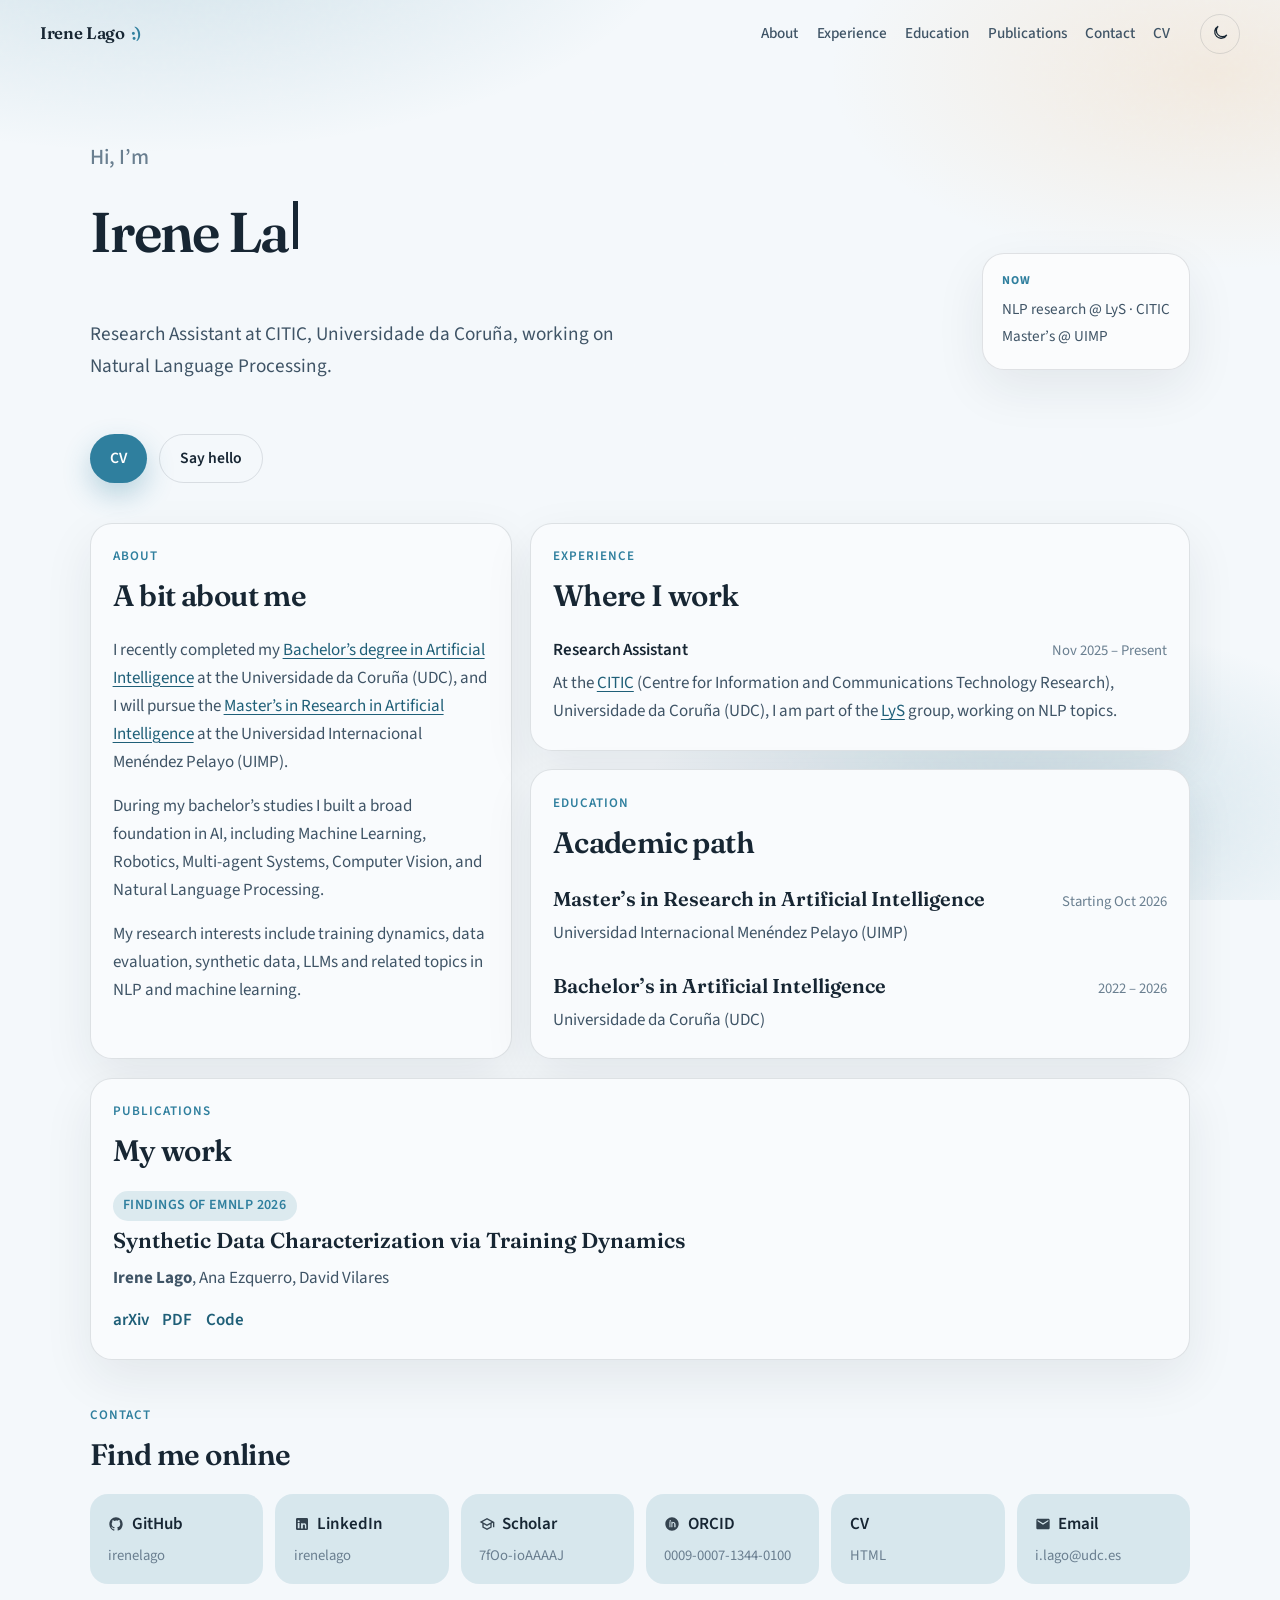
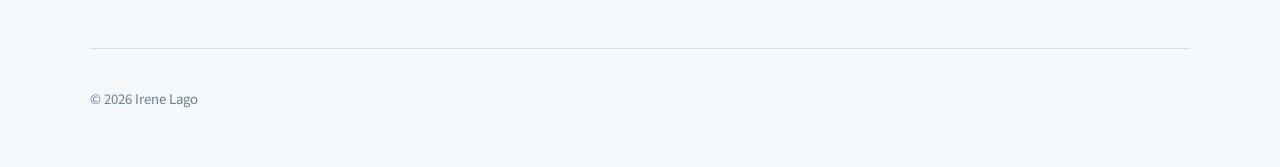
<file: index.html>
<!DOCTYPE html>
<html lang="en" data-style="bright">
<head>
  <meta charset="UTF-8" />
  <meta name="viewport" content="width=device-width, initial-scale=1" />
  <meta name="description" content="Irene Lago — Research Assistant in NLP at CITIC / LyS Group, Universidade da Coruña." />
  <meta name="author" content="Irene Lago" />
  <title>Irene Lago</title>
  <link rel="preconnect" href="https://fonts.googleapis.com" />
  <link rel="preconnect" href="https://fonts.gstatic.com" crossorigin />
  <link href="https://fonts.googleapis.com/css2?family=Fraunces:opsz,wght@9..144,500;9..144,600;9..144,700&family=Source+Sans+3:ital,wght@0,400;0,500;0,600;1,400&display=swap" rel="stylesheet" />
  <link rel="stylesheet" href="styles.css?v=6" />
</head>
<body>
  <div class="bg-atmosphere" aria-hidden="true"></div>

  <header class="site-header">
    <a class="brand-mark" href="#top">Irene Lago <span class="brand-smile" aria-hidden="true">:)</span></a>
    <nav class="nav" aria-label="Primary">
      <a href="#about">About</a>
      <a href="#experience">Experience</a>
      <a href="#education">Education</a>
      <a href="#publications">Publications</a>
      <a href="#contact">Contact</a>
      <a href="cv.html">CV</a>
    </nav>
    <div class="header-controls">
      <button type="button" class="theme-toggle" id="theme-toggle" aria-label="Switch to dark theme">
        <span class="theme-toggle__icon theme-toggle__icon--moon" aria-hidden="true">
          <svg width="18" height="18" viewBox="0 0 24 24" fill="none" stroke="currentColor" stroke-width="1.75">
            <path d="M21 14.5A8.5 8.5 0 1 1 9.5 3a7 7 0 0 0 11.5 11.5z"/>
          </svg>
        </span>
        <span class="theme-toggle__icon theme-toggle__icon--sun" aria-hidden="true">
          <svg width="18" height="18" viewBox="0 0 24 24" fill="none" stroke="currentColor" stroke-width="1.75">
            <circle cx="12" cy="12" r="4"/>
            <path d="M12 2v2M12 20v2M4.93 4.93l1.41 1.41M17.66 17.66l1.41 1.41M2 12h2M20 12h2M4.93 19.07l1.41-1.41M17.66 6.34l1.41-1.41"/>
          </svg>
        </span>
      </button>
    </div>
  </header>

  <main id="top">
    <section class="hero">
      <p class="hero__hi" aria-label="Hi, I’m">
        <span id="hero-hi-text"></span><span class="hero__cursor" aria-hidden="true"></span>
      </p>
      <h1 class="hero__name" aria-label="Irene Lago">
        <span id="hero-name-text"></span><span class="hero__face" aria-hidden="true">:)</span>
      </h1>
      <p class="hero__lead reveal">
        Research Assistant at CITIC, Universidade da Coruña, working on Natural Language Processing.
      </p>
      <div class="hero__actions reveal">
        <a class="btn btn--primary" href="cv.html">CV</a>
        <a class="btn btn--ghost" href="mailto:i.lago@udc.es">Say hello</a>
      </div>
      <aside class="hero__aside reveal" aria-hidden="false">
        <p class="hero__aside-label">Now</p>
        <p class="hero__aside-text">NLP research @ LyS · CITIC</p>
        <p class="hero__aside-text">Master’s @ UIMP</p>
      </aside>
    </section>

    <div class="content-grid">
    <section id="about" class="section">
      <div class="section__label reveal">About</div>
      <h2 class="section__title reveal">A bit about me</h2>
      <div class="prose reveal">
        <p>
          I recently completed my
          <a href="https://estudos.udc.es/es/study/detail/614g03v01" target="_blank" rel="noopener noreferrer">Bachelor’s degree in Artificial Intelligence</a>
          at the Universidade da Coruña (UDC),
          and I will pursue the
          <a href="https://www.uimp.es/postgrado/estudios/fichaestudio.php?any=2026-27&amp;lan=es&amp;plan=P04C" target="_blank" rel="noopener noreferrer">Master’s in Research in Artificial Intelligence</a>
          at the Universidad Internacional Menéndez Pelayo (UIMP).
        </p>
        <p>
          During my bachelor’s studies I built a broad foundation in AI, including
          Machine Learning, Robotics, Multi-agent Systems, Computer Vision, and Natural Language Processing.
        </p>
        <p>
          My research interests include training dynamics, data evaluation, synthetic data, LLMs and related topics in NLP and machine learning.
        </p>
      </div>
    </section>

    <section id="experience" class="section">
      <div class="section__label reveal">Experience</div>
      <h2 class="section__title reveal">Where I work</h2>
      <article class="timeline-item reveal">
        <div class="timeline-item__meta">
          <span class="timeline-item__role">Research Assistant</span>
          <span class="timeline-item__when">Nov 2025 – Present</span>
        </div>
        <p class="timeline-item__desc">
          At the <a href="https://citic.udc.es/" target="_blank" rel="noopener noreferrer">CITIC</a> (Centre for Information and Communications Technology Research),
          Universidade da Coruña (UDC), I am part of the <a href="https://www.grupolys.org/" target="_blank" rel="noopener noreferrer">LyS</a> group,
          working on NLP topics.
        </p>
      </article>
    </section>

    <section id="education" class="section">
      <div class="section__label reveal">Education</div>
      <h2 class="section__title reveal">Academic path</h2>
      <ul class="edu-list">
        <li class="edu-item reveal">
          <div class="edu-item__meta">
            <h3 class="edu-item__degree">
              <a href="https://www.uimp.es/postgrado/estudios/fichaestudio.php?any=2026-27&amp;lan=es&amp;plan=P04C" target="_blank" rel="noopener noreferrer">Master’s in Research in Artificial Intelligence</a>
            </h3>
            <span class="edu-item__when">Starting Oct 2026</span>
          </div>
          <p class="edu-item__school">Universidad Internacional Menéndez Pelayo (UIMP)</p>
        </li>
        <li class="edu-item reveal">
          <div class="edu-item__meta">
            <h3 class="edu-item__degree">
              <a href="https://estudos.udc.es/es/study/detail/614g03v01" target="_blank" rel="noopener noreferrer">Bachelor’s in Artificial Intelligence</a>
            </h3>
            <span class="edu-item__when">2022 – 2026</span>
          </div>
          <p class="edu-item__school">Universidade da Coruña (UDC)</p>
        </li>
      </ul>
    </section>

    <section id="publications" class="section">
      <div class="section__label reveal">Publications</div>
      <h2 class="section__title reveal">My work</h2>
      <article class="pub reveal">
        <p class="pub__venue">Findings of EMNLP 2026</p>
        <h3 class="pub__title">
          <a href="https://arxiv.org/abs/2609.39447" target="_blank" rel="noopener noreferrer">
            Synthetic Data Characterization via Training Dynamics
          </a>
        </h3>
        <p class="pub__authors">
          <strong>Irene Lago</strong>, Ana Ezquerro, David Vilares
        </p>
        <div class="pub__links">
          <a href="https://arxiv.org/abs/2609.39447" target="_blank" rel="noopener noreferrer">arXiv</a>
          <a href="https://arxiv.org/pdf/2609.39447" target="_blank" rel="noopener noreferrer">PDF</a>
          <a href="https://github.com/irenelago/SynthTD/" target="_blank" rel="noopener noreferrer">Code</a>
        </div>
      </article>
    </section>
    </div>

    <section id="contact" class="section section--contact">
      <div class="section__label reveal">Contact</div>
      <h2 class="section__title reveal">Find me online</h2>
      <ul class="link-row reveal">
        <li>
          <a class="link-chip" href="https://github.com/irenelago" target="_blank" rel="noopener noreferrer">
            <span class="link-chip__label">
              <svg class="icon" viewBox="0 0 24 24" aria-hidden="true"><path fill="currentColor" d="M12 2C6.48 2 2 6.58 2 12.26c0 4.52 2.87 8.35 6.84 9.71.5.1.68-.22.68-.48 0-.24-.01-.87-.01-1.71-2.78.62-3.37-1.37-3.37-1.37-.45-1.18-1.11-1.5-1.11-1.5-.91-.64.07-.63.07-.63 1 .07 1.53 1.06 1.53 1.06.89 1.56 2.34 1.11 2.91.85.09-.66.35-1.11.63-1.37-2.22-.26-4.56-1.14-4.56-5.07 0-1.12.39-2.03 1.03-2.75-.1-.26-.45-1.3.1-2.71 0 0 .84-.27 2.75 1.05A9.3 9.3 0 0 1 12 6.84c.85.004 1.71.12 2.51.35 1.9-1.32 2.74-1.05 2.74-1.05.55 1.41.2 2.45.1 2.71.64.72 1.03 1.63 1.03 2.75 0 3.94-2.34 4.8-4.57 5.06.36.32.68.94.68 1.9 0 1.37-.01 2.47-.01 2.81 0 .27.18.59.69.48A10.27 10.27 0 0 0 22 12.26C22 6.58 17.52 2 12 2z"/></svg>
              GitHub
            </span>
            <span class="link-chip__hint">irenelago</span>
          </a>
        </li>
        <li>
          <a class="link-chip" href="https://www.linkedin.com/in/irenelago/" target="_blank" rel="noopener noreferrer">
            <span class="link-chip__label">
              <svg class="icon" viewBox="0 0 24 24" aria-hidden="true"><path fill="currentColor" d="M19 3a2 2 0 0 1 2 2v14a2 2 0 0 1-2 2H5a2 2 0 0 1-2-2V5a2 2 0 0 1 2-2h14zM8.34 18.34V10.5H5.67v7.84h2.67zM7 9.3a1.55 1.55 0 1 0 0-3.1 1.55 1.55 0 0 0 0 3.1zM18.34 18.34v-4.27c0-2.29-1.22-3.35-2.85-3.35-1.31 0-1.9.72-2.23 1.23v-1.05h-2.67c.04.74 0 7.84 0 7.84h2.67v-4.38c0-.23.02-.47.08-.63.19-.47.62-1 1.35-1 0 0 .95-.06 1.48.95.3.56.27 1.36.27 2.14v2.92h2.9z"/></svg>
              LinkedIn
            </span>
            <span class="link-chip__hint">irenelago</span>
          </a>
        </li>
        <li>
          <a class="link-chip" href="https://scholar.google.es/citations?user=7fOo-ioAAAAJ&hl=es&oi=ao" target="_blank" rel="noopener noreferrer">
            <span class="link-chip__label">
              <svg class="icon" viewBox="0 0 24 24" aria-hidden="true"><path fill="currentColor" d="M12 3 1 9l4 2.18v6L12 21l7-3.82v-6l2-1.09V17h2V9L12 3zm6.82 6L12 12.72 5.18 9 12 5.28 18.82 9zM17 15.99l-5 2.73-5-2.73v-3.72L12 15l5-2.73v3.72z"/></svg>
              Scholar
            </span>
            <span class="link-chip__hint">7fOo-ioAAAAJ</span>
          </a>
        </li>
        <li>
          <a class="link-chip" href="https://orcid.org/0009-0007-1344-0100" target="_blank" rel="noopener noreferrer">
            <span class="link-chip__label">
              <svg class="icon" viewBox="0 0 24 24" aria-hidden="true"><path fill="currentColor" d="M12 2C6.48 2 2 6.48 2 12s4.48 10 10 10 10-4.48 10-10S17.52 2 12 2zM9.62 16.85H8.16V8.36h1.46v8.49zm.73-9.72a.95.95 0 1 1-1.9 0 .95.95 0 0 1 1.9 0zm6.5 9.72h-1.45v-4.37c0-1.08-.39-1.82-1.36-1.82-.74 0-1.18.5-1.37.98-.07.17-.09.41-.09.65v4.56h-1.45s.02-7.38 0-8.15h1.45v1.16c.19-.3.54-.72 1.32-.72 1.97 0 3.45 1.29 3.45 4.05v3.66z"/></svg>
              ORCID
            </span>
            <span class="link-chip__hint">0009-0007-1344-0100</span>
          </a>
        </li>
        <li>
          <a class="link-chip" href="cv.html">
            <span class="link-chip__label">CV</span>
            <span class="link-chip__hint">HTML</span>
          </a>
        </li>
        <li>
          <a class="link-chip" href="mailto:i.lago@udc.es">
            <span class="link-chip__label">
              <svg class="icon" viewBox="0 0 24 24" aria-hidden="true"><path fill="currentColor" d="M20 4H4c-1.1 0-2 .9-2 2v12c0 1.1.9 2 2 2h16c1.1 0 2-.9 2-2V6c0-1.1-.9-2-2-2zm0 4-8 5-8-5V6l8 5 8-5v2z"/></svg>
              Email
            </span>
            <span class="link-chip__hint">i.lago@udc.es</span>
          </a>
        </li>
      </ul>
    </section>
  </main>

  <footer class="site-footer">
    <p>© <span id="year"></span> Irene Lago</p>
  </footer>

  <script src="script.js?v=6"></script>
</body>
</html>
</file>
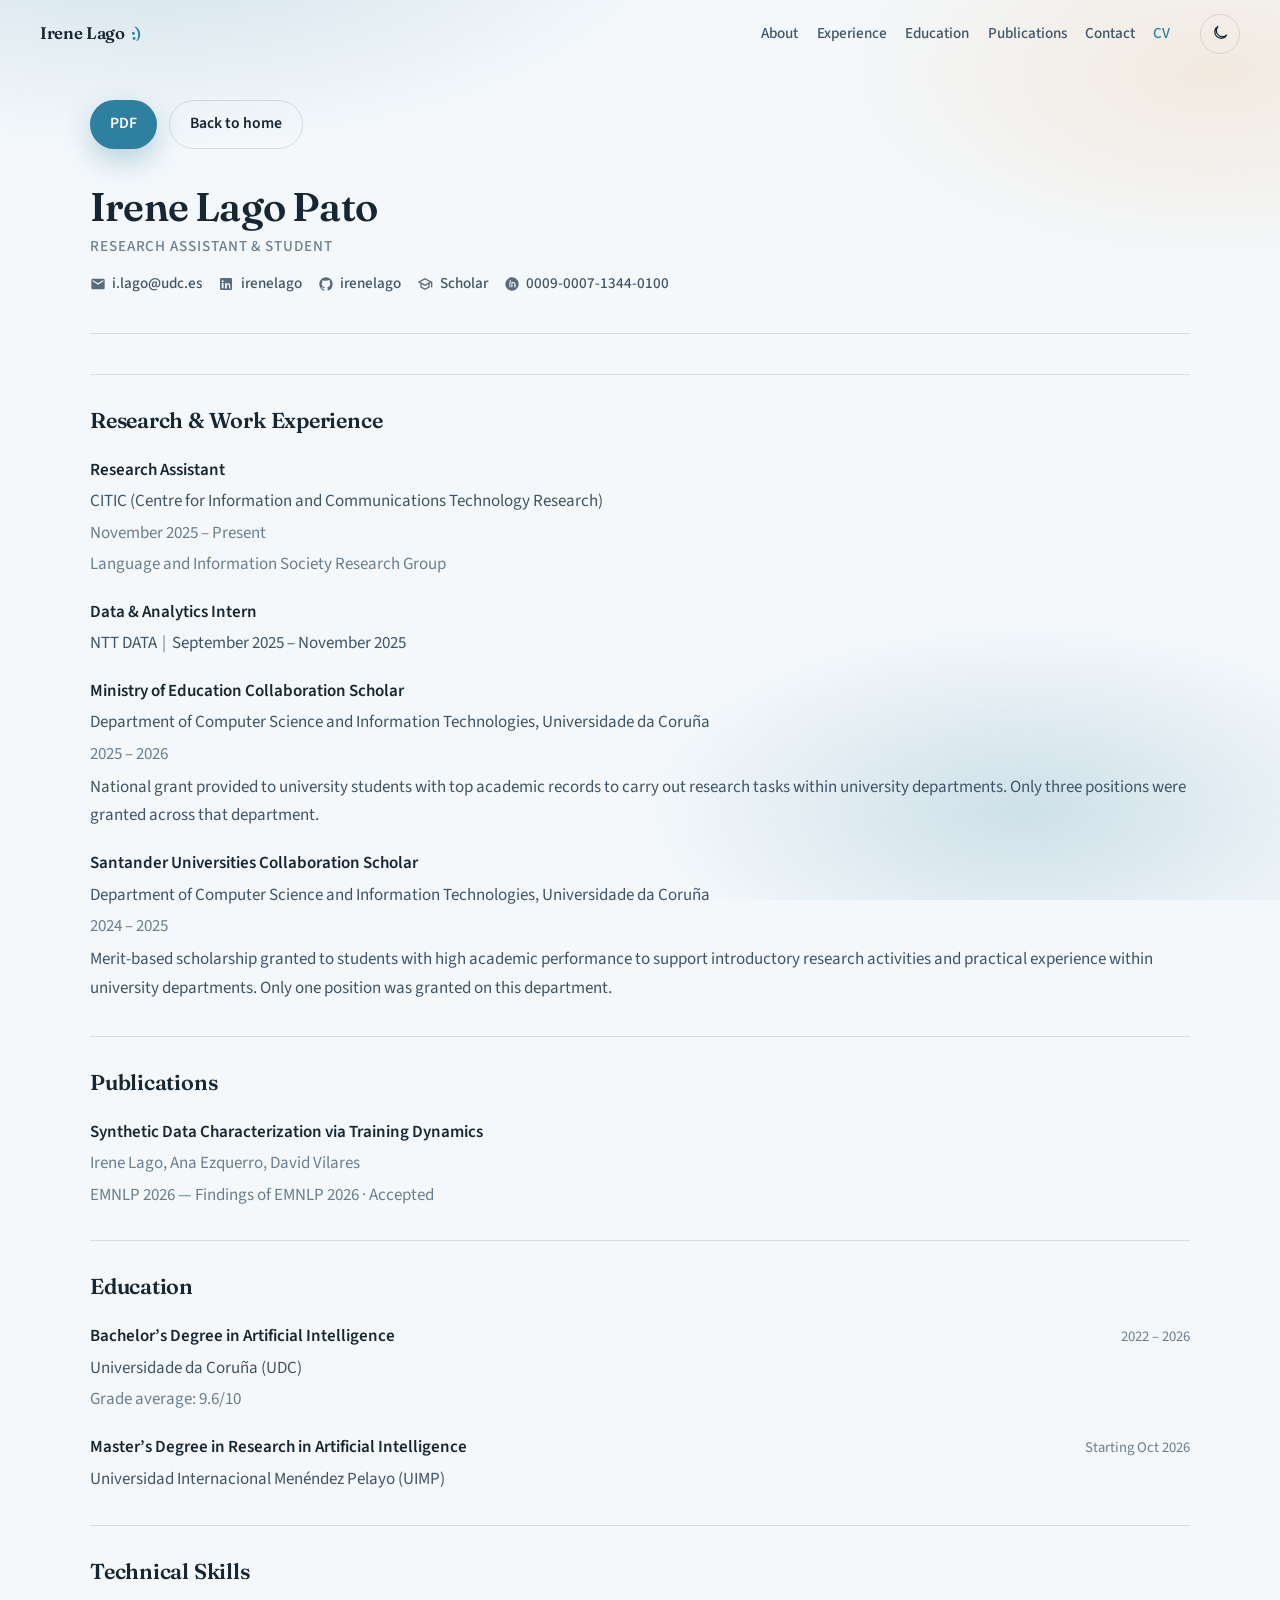
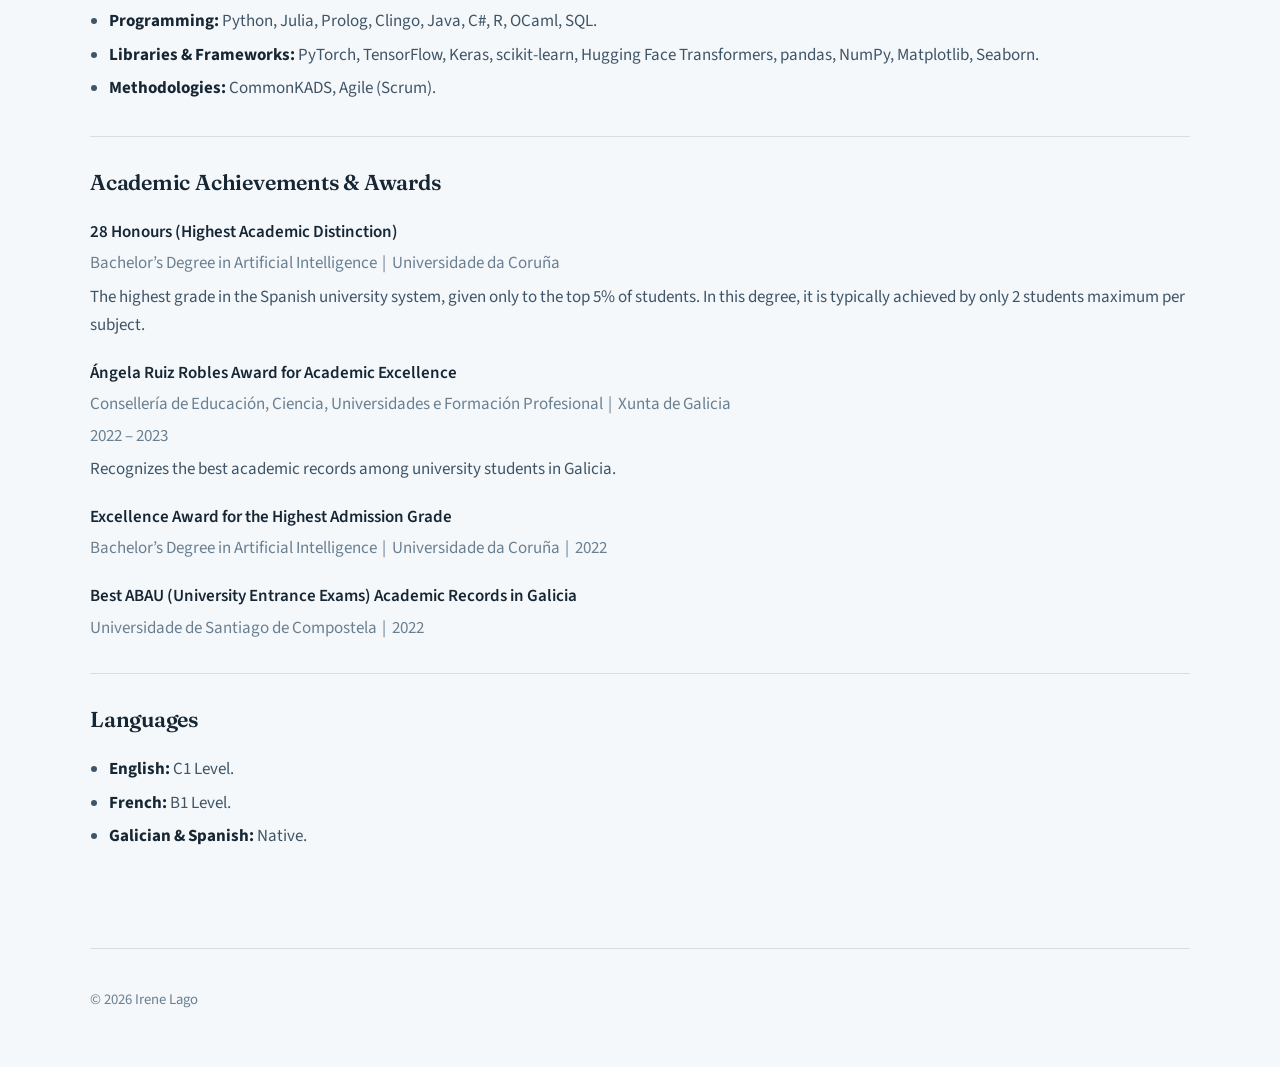
<file: cv.html>
<!DOCTYPE html>
<html lang="en" data-style="bright">
<head>
  <meta charset="UTF-8" />
  <meta name="viewport" content="width=device-width, initial-scale=1" />
  <meta name="description" content="Curriculum Vitae — Irene Lago Pato" />
  <meta name="author" content="Irene Lago" />
  <title>CV — Irene Lago</title>
  <link rel="preconnect" href="https://fonts.googleapis.com" />
  <link rel="preconnect" href="https://fonts.gstatic.com" crossorigin />
  <link href="https://fonts.googleapis.com/css2?family=Fraunces:opsz,wght@9..144,500;9..144,600;9..144,700&family=Source+Sans+3:ital,wght@0,400;0,500;0,600;1,400&display=swap" rel="stylesheet" />
  <link rel="stylesheet" href="styles.css?v=6" />
</head>
<body>
  <div class="bg-atmosphere" aria-hidden="true"></div>

  <header class="site-header">
    <a class="brand-mark" href="index.html">Irene Lago <span class="brand-smile" aria-hidden="true">:)</span></a>
    <nav class="nav" aria-label="Primary">
      <a href="index.html#about">About</a>
      <a href="index.html#experience">Experience</a>
      <a href="index.html#education">Education</a>
      <a href="index.html#publications">Publications</a>
      <a href="index.html#contact">Contact</a>
      <a href="cv.html" aria-current="page">CV</a>
    </nav>
    <div class="header-controls">
      <button type="button" class="theme-toggle" id="theme-toggle" aria-label="Switch to dark theme">
        <span class="theme-toggle__icon theme-toggle__icon--moon" aria-hidden="true">
          <svg width="18" height="18" viewBox="0 0 24 24" fill="none" stroke="currentColor" stroke-width="1.75">
            <path d="M21 14.5A8.5 8.5 0 1 1 9.5 3a7 7 0 0 0 11.5 11.5z"/>
          </svg>
        </span>
        <span class="theme-toggle__icon theme-toggle__icon--sun" aria-hidden="true">
          <svg width="18" height="18" viewBox="0 0 24 24" fill="none" stroke="currentColor" stroke-width="1.75">
            <circle cx="12" cy="12" r="4"/>
            <path d="M12 2v2M12 20v2M4.93 4.93l1.41 1.41M17.66 17.66l1.41 1.41M2 12h2M20 12h2M4.93 19.07l1.41-1.41M17.66 6.34l1.41-1.41"/>
          </svg>
        </span>
      </button>
    </div>
  </header>

  <main class="cv-page" id="top">
    <div class="cv-page__actions reveal">
      <a class="btn btn--primary" href="cv.pdf" target="_blank" rel="noopener noreferrer">PDF</a>
      <a class="btn btn--ghost" href="index.html">Back to home</a>
    </div>

    <header class="cv-intro reveal">
      <div class="cv-intro__text">
        <h1 class="cv-intro__name">Irene Lago Pato</h1>
        <p class="cv-intro__role">Research Assistant &amp; Student</p>
        <ul class="icon-links">
          <li>
            <a href="mailto:i.lago@udc.es" title="Email">
              <svg class="icon" viewBox="0 0 24 24" aria-hidden="true"><path fill="currentColor" d="M20 4H4c-1.1 0-2 .9-2 2v12c0 1.1.9 2 2 2h16c1.1 0 2-.9 2-2V6c0-1.1-.9-2-2-2zm0 4-8 5-8-5V6l8 5 8-5v2z"/></svg>
              <span>i.lago@udc.es</span>
            </a>
          </li>
          <li>
            <a href="https://www.linkedin.com/in/irenelago/" target="_blank" rel="noopener noreferrer" title="LinkedIn">
              <svg class="icon" viewBox="0 0 24 24" aria-hidden="true"><path fill="currentColor" d="M19 3a2 2 0 0 1 2 2v14a2 2 0 0 1-2 2H5a2 2 0 0 1-2-2V5a2 2 0 0 1 2-2h14zM8.34 18.34V10.5H5.67v7.84h2.67zM7 9.3a1.55 1.55 0 1 0 0-3.1 1.55 1.55 0 0 0 0 3.1zM18.34 18.34v-4.27c0-2.29-1.22-3.35-2.85-3.35-1.31 0-1.9.72-2.23 1.23v-1.05h-2.67c.04.74 0 7.84 0 7.84h2.67v-4.38c0-.23.02-.47.08-.63.19-.47.62-1 1.35-1 0 0 .95-.06 1.48.95.3.56.27 1.36.27 2.14v2.92h2.9z"/></svg>
              <span>irenelago</span>
            </a>
          </li>
          <li>
            <a href="https://github.com/irenelago" target="_blank" rel="noopener noreferrer" title="GitHub">
              <svg class="icon" viewBox="0 0 24 24" aria-hidden="true"><path fill="currentColor" d="M12 2C6.48 2 2 6.58 2 12.26c0 4.52 2.87 8.35 6.84 9.71.5.1.68-.22.68-.48 0-.24-.01-.87-.01-1.71-2.78.62-3.37-1.37-3.37-1.37-.45-1.18-1.11-1.5-1.11-1.5-.91-.64.07-.63.07-.63 1 .07 1.53 1.06 1.53 1.06.89 1.56 2.34 1.11 2.91.85.09-.66.35-1.11.63-1.37-2.22-.26-4.56-1.14-4.56-5.07 0-1.12.39-2.03 1.03-2.75-.1-.26-.45-1.3.1-2.71 0 0 .84-.27 2.75 1.05A9.3 9.3 0 0 1 12 6.84c.85.004 1.71.12 2.51.35 1.9-1.32 2.74-1.05 2.74-1.05.55 1.41.2 2.45.1 2.71.64.72 1.03 1.63 1.03 2.75 0 3.94-2.34 4.8-4.57 5.06.36.32.68.94.68 1.9 0 1.37-.01 2.47-.01 2.81 0 .27.18.59.69.48A10.27 10.27 0 0 0 22 12.26C22 6.58 17.52 2 12 2z"/></svg>
              <span>irenelago</span>
            </a>
          </li>
          <li>
            <a href="https://scholar.google.com/scholar?q=%22Irene+Lago%22+%22Synthetic+Data+Characterization%22" target="_blank" rel="noopener noreferrer" title="Google Scholar">
              <svg class="icon" viewBox="0 0 24 24" aria-hidden="true"><path fill="currentColor" d="M12 3 1 9l4 2.18v6L12 21l7-3.82v-6l2-1.09V17h2V9L12 3zm6.82 6L12 12.72 5.18 9 12 5.28 18.82 9zM17 15.99l-5 2.73-5-2.73v-3.72L12 15l5-2.73v3.72z"/></svg>
              <span>Scholar</span>
            </a>
          </li>
          <li>
            <a href="https://orcid.org/0009-0007-1344-0100" target="_blank" rel="noopener noreferrer" title="ORCID">
              <svg class="icon" viewBox="0 0 24 24" aria-hidden="true"><path fill="currentColor" d="M12 2C6.48 2 2 6.48 2 12s4.48 10 10 10 10-4.48 10-10S17.52 2 12 2zM9.62 16.85H8.16V8.36h1.46v8.49zm.73-9.72a.95.95 0 1 1-1.9 0 .95.95 0 0 1 1.9 0zm6.5 9.72h-1.45v-4.37c0-1.08-.39-1.82-1.36-1.82-.74 0-1.18.5-1.37.98-.07.17-.09.41-.09.65v4.56h-1.45s.02-7.38 0-8.15h1.45v1.16c.19-.3.54-.72 1.32-.72 1.97 0 3.45 1.29 3.45 4.05v3.66z"/></svg>
              <span>0009-0007-1344-0100</span>
            </a>
          </li>
        </ul>
      </div>
    </header>

    <section class="cv-section reveal">
      <h2 class="cv-section__title">Research &amp; Work Experience</h2>

      <article class="cv-entry">
        <p class="cv-entry__role">Research Assistant</p>
        <p class="cv-entry__org">CITIC (Centre for Information and Communications Technology Research)</p>
        <p class="cv-entry__line">November 2025 – Present</p>
        <p class="cv-entry__line">Language and Information Society Research Group</p>
      </article>

      <article class="cv-entry">
        <p class="cv-entry__role">Data &amp; Analytics Intern</p>
        <p class="cv-entry__org">NTT DATA <span class="cv-entry__sep">|</span> September 2025 – November 2025</p>
      </article>

      <article class="cv-entry">
        <p class="cv-entry__role">Ministry of Education Collaboration Scholar</p>
        <p class="cv-entry__org">Department of Computer Science and Information Technologies, Universidade da Coruña</p>
        <p class="cv-entry__line">2025 – 2026</p>
        <p class="cv-entry__desc">
          National grant provided to university students with top academic records to carry out research tasks
          within university departments. Only three positions were granted across that department.
        </p>
      </article>

      <article class="cv-entry">
        <p class="cv-entry__role">Santander Universities Collaboration Scholar</p>
        <p class="cv-entry__org">Department of Computer Science and Information Technologies, Universidade da Coruña</p>
        <p class="cv-entry__line">2024 – 2025</p>
        <p class="cv-entry__desc">
          Merit-based scholarship granted to students with high academic performance to support introductory
          research activities and practical experience within university departments. Only one position was
          granted on this department.
        </p>
      </article>
    </section>

    <section class="cv-section reveal">
      <h2 class="cv-section__title">Publications</h2>
      <article class="cv-entry">
        <p class="cv-entry__role">Synthetic Data Characterization via Training Dynamics</p>
        <p class="cv-entry__line">Irene Lago, Ana Ezquerro, David Vilares</p>
        <p class="cv-entry__line">EMNLP 2026 — Findings of EMNLP 2026 · Accepted</p>
      </article>
    </section>

    <section class="cv-section reveal">
      <h2 class="cv-section__title">Education</h2>
      <article class="cv-entry">
        <div class="edu-item__meta">
          <p class="cv-entry__role">Bachelor’s Degree in Artificial Intelligence</p>
          <span class="edu-item__when">2022 – 2026</span>
        </div>
        <p class="cv-entry__org">Universidade da Coruña (UDC)</p>
        <p class="cv-entry__line">Grade average: 9.6/10</p>
      </article>
      <article class="cv-entry">
        <div class="edu-item__meta">
          <p class="cv-entry__role">Master’s Degree in Research in Artificial Intelligence</p>
          <span class="edu-item__when">Starting Oct 2026</span>
        </div>
        <p class="cv-entry__org">Universidad Internacional Menéndez Pelayo (UIMP)</p>
      </article>
    </section>

    <section class="cv-section reveal">
      <h2 class="cv-section__title">Technical Skills</h2>
      <ul class="cv-list">
        <li><strong>Programming:</strong> Python, Julia, Prolog, Clingo, Java, C#, R, OCaml, SQL.</li>
        <li><strong>Libraries &amp; Frameworks:</strong> PyTorch, TensorFlow, Keras, scikit-learn, Hugging Face Transformers, pandas, NumPy, Matplotlib, Seaborn.</li>
        <li><strong>Methodologies:</strong> CommonKADS, Agile (Scrum).</li>
      </ul>
    </section>

    <section class="cv-section reveal">
      <h2 class="cv-section__title">Academic Achievements &amp; Awards</h2>

      <article class="cv-entry">
        <p class="cv-entry__role">28 Honours (Highest Academic Distinction)</p>
        <p class="cv-entry__line">Bachelor’s Degree in Artificial Intelligence <span class="cv-entry__sep">|</span> Universidade da Coruña</p>
        <p class="cv-entry__desc">
          The highest grade in the Spanish university system, given only to the top 5% of students. In this degree,
          it is typically achieved by only 2 students maximum per subject.
        </p>
      </article>

      <article class="cv-entry">
        <p class="cv-entry__role">Ángela Ruiz Robles Award for Academic Excellence</p>
        <p class="cv-entry__line">Consellería de Educación, Ciencia, Universidades e Formación Profesional <span class="cv-entry__sep">|</span> Xunta de Galicia</p>
        <p class="cv-entry__line">2022 – 2023</p>
        <p class="cv-entry__desc">Recognizes the best academic records among university students in Galicia.</p>
      </article>

      <article class="cv-entry">
        <p class="cv-entry__role">Excellence Award for the Highest Admission Grade</p>
        <p class="cv-entry__line">Bachelor’s Degree in Artificial Intelligence <span class="cv-entry__sep">|</span> Universidade da Coruña <span class="cv-entry__sep">|</span> 2022</p>
      </article>

      <article class="cv-entry">
        <p class="cv-entry__role">Best ABAU (University Entrance Exams) Academic Records in Galicia</p>
        <p class="cv-entry__line">Universidade de Santiago de Compostela <span class="cv-entry__sep">|</span> 2022</p>
      </article>
    </section>

    <section class="cv-section reveal">
      <h2 class="cv-section__title">Languages</h2>
      <ul class="cv-list">
        <li><strong>English:</strong> C1 Level.</li>
        <li><strong>French:</strong> B1 Level.</li>
        <li><strong>Galician &amp; Spanish:</strong> Native.</li>
      </ul>
    </section>
  </main>

  <footer class="site-footer">
    <p>© <span id="year"></span> Irene Lago</p>
  </footer>

  <script src="script.js?v=6"></script>
</body>
</html>
</file>
<file: styles.css>
:root {
  --bg: #f4f8fb;
  --bg-elevated: rgba(255, 255, 255, 0.72);
  --ink: #172633;
  --ink-soft: #3f5466;
  --muted: #6a7f90;
  --line: rgba(23, 38, 51, 0.12);
  --accent: #3a7ca5;
  --accent-soft: rgba(58, 124, 165, 0.12);
  --accent-strong: #2a5f80;
  --glow-a: rgba(58, 124, 165, 0.18);
  --glow-b: rgba(150, 175, 190, 0.16);
  --shadow: 0 18px 50px rgba(23, 38, 51, 0.08);
  --radius: 14px;
  --font-display: "Fraunces", Georgia, serif;
  --font-body: "Source Sans 3", system-ui, sans-serif;
  --max: 960px;
  --header-h: 4.25rem;
  color-scheme: light;
}

[data-theme="dark"] {
  --bg: #1a222a;
  --bg-elevated: rgba(34, 44, 54, 0.88);
  --ink: #e8eef2;
  --ink-soft: #b4c2ce;
  --muted: #8a9aab;
  --line: rgba(232, 238, 242, 0.12);
  --accent: #7eb6d6;
  --accent-soft: rgba(126, 182, 214, 0.16);
  --accent-strong: #a6d0e6;
  --glow-a: rgba(126, 182, 214, 0.12);
  --glow-b: rgba(100, 130, 160, 0.08);
  --shadow: 0 18px 50px rgba(0, 0, 0, 0.22);
  color-scheme: dark;
}

*,
*::before,
*::after {
  box-sizing: border-box;
}

html {
  scroll-behavior: smooth;
}

body {
  margin: 0;
  min-height: 100vh;
  font-family: var(--font-body);
  font-size: 1.0625rem;
  line-height: 1.65;
  color: var(--ink);
  background: var(--bg);
  -webkit-font-smoothing: antialiased;
}

a {
  color: var(--accent-strong);
  text-decoration-thickness: 1px;
  text-underline-offset: 0.18em;
  transition: color 0.2s ease, opacity 0.2s ease;
}

a:hover {
  color: var(--accent);
}

img {
  max-width: 100%;
}

.bg-atmosphere {
  position: fixed;
  inset: 0;
  z-index: -1;
  pointer-events: none;
  background:
    radial-gradient(ellipse 70% 45% at 12% -10%, var(--glow-a), transparent 60%),
    radial-gradient(ellipse 55% 40% at 95% 8%, var(--glow-b), transparent 55%),
    radial-gradient(ellipse 50% 35% at 80% 90%, var(--glow-a), transparent 60%),
    linear-gradient(180deg, var(--bg) 0%, var(--bg) 100%);
}

.bg-atmosphere::after {
  content: "";
  position: absolute;
  inset: 0;
  opacity: 0.35;
  background-image: url("data:image/svg+xml,%3Csvg viewBox='0 0 200 200' xmlns='http://www.w3.org/2000/svg'%3E%3Cfilter id='n'%3E%3CfeTurbulence type='fractalNoise' baseFrequency='0.85' numOctaves='4' stitchTiles='stitch'/%3E%3C/filter%3E%3Crect width='100%25' height='100%25' filter='url(%23n)' opacity='0.45'/%3E%3C/svg%3E");
  mix-blend-mode: soft-light;
}

.site-header {
  position: sticky;
  top: 0;
  z-index: 20;
  display: flex;
  align-items: center;
  gap: 1rem;
  min-height: var(--header-h);
  padding: 0.75rem clamp(1.25rem, 4vw, 2.5rem);
  background: var(--bg-elevated);
  backdrop-filter: blur(14px);
  border-bottom: 1px solid var(--line);
}

.brand-mark {
  font-family: var(--font-display);
  font-weight: 600;
  font-size: 1.05rem;
  letter-spacing: -0.02em;
  color: var(--ink);
  text-decoration: none;
}

.brand-mark:hover {
  color: var(--accent);
}

.nav {
  display: none;
  gap: 1.15rem;
  margin-left: auto;
  margin-right: 0.5rem;
}

.nav a {
  color: var(--ink-soft);
  text-decoration: none;
  font-size: 0.95rem;
  font-weight: 500;
}

.nav a:hover {
  color: var(--accent);
}

.theme-toggle {
  display: inline-flex;
  align-items: center;
  justify-content: center;
  width: 2.5rem;
  height: 2.5rem;
  border: 1px solid var(--line);
  border-radius: 999px;
  background: transparent;
  color: var(--ink);
  cursor: pointer;
  transition: background 0.2s ease, border-color 0.2s ease, transform 0.2s ease;
}

.header-controls {
  margin-left: auto;
  display: flex;
  align-items: center;
  gap: 0.55rem;
}

.nav + .header-controls {
  margin-left: 0.35rem;
}

.brand-smile {
  color: var(--accent);
  font-weight: 600;
  margin-left: 0.15rem;
}

.hero__aside {
  display: none;
}

.content-grid {
  display: contents;
}

.theme-toggle:hover {
  background: var(--accent-soft);
  border-color: transparent;
}

.theme-toggle:active {
  transform: scale(0.96);
}

.theme-toggle__icon--sun {
  display: none;
}

[data-theme="dark"] .theme-toggle__icon--moon {
  display: none;
}

[data-theme="dark"] .theme-toggle__icon--sun {
  display: block;
}

main {
  width: min(100% - 2.5rem, var(--max));
  margin: 0 auto;
  padding-bottom: 4rem;
}

.hero {
  padding: clamp(3.5rem, 12vw, 6.5rem) 0 clamp(3rem, 8vw, 4.5rem);
}

.hero__hi {
  margin: 0 0 0.35rem;
  min-height: 1.4em;
  font-size: 1.15rem;
  font-weight: 500;
  color: var(--muted);
}

.hero__name {
  margin: 0 0 1.25rem;
  font-family: var(--font-display);
  font-size: clamp(3rem, 10vw, 4.75rem);
  font-weight: 600;
  line-height: 1.05;
  letter-spacing: -0.03em;
  color: var(--ink);
}

.hero__cursor {
  display: inline-block;
  width: 0.08em;
  height: 1em;
  margin-left: 0.08em;
  vertical-align: -0.1em;
  background: currentColor;
  opacity: 0;
}

.hero__cursor.is-active {
  opacity: 1;
  animation: blink-cursor 0.85s steps(1) infinite;
}

.hero__name .hero__cursor {
  height: 0.85em;
  vertical-align: 0.05em;
}

.hero__face {
  display: inline-block;
  margin-left: 0.35rem;
  color: var(--accent);
  font-weight: 600;
  opacity: 0;
  transform: translateY(0.15em) scale(0.7);
  transition: opacity 0.35s ease, transform 0.45s cubic-bezier(0.34, 1.45, 0.64, 1);
}

.hero__face.is-visible {
  opacity: 1;
  transform: none;
}

@keyframes blink-cursor {
  50% {
    opacity: 0;
  }
}

.hero__lead {
  margin: 0 0 2rem;
  max-width: 38rem;
  font-size: 1.15rem;
  color: var(--ink-soft);
}

.hero__lead strong {
  color: var(--ink);
  font-weight: 600;
}

.hero__actions {
  display: flex;
  flex-wrap: wrap;
  gap: 0.75rem;
}

.btn {
  display: inline-flex;
  align-items: center;
  justify-content: center;
  min-height: 2.85rem;
  padding: 0.65rem 1.25rem;
  border-radius: 999px;
  font-weight: 600;
  font-size: 0.98rem;
  text-decoration: none;
  transition: background 0.2s ease, color 0.2s ease, border-color 0.2s ease, transform 0.2s ease;
}

.btn:hover {
  transform: translateY(-1px);
}

.btn--primary {
  background: var(--accent);
  color: #fff;
}

.btn--primary:hover {
  background: var(--accent-strong);
  color: #fff;
}

[data-theme="dark"] .btn--primary {
  color: #10201b;
}

[data-theme="dark"] .btn--primary:hover {
  color: #10201b;
}

.btn--ghost {
  border: 1px solid var(--line);
  color: var(--ink);
  background: transparent;
}

.btn--ghost:hover {
  border-color: transparent;
  background: var(--accent-soft);
  color: var(--accent-strong);
}

.section {
  padding: 2.75rem 0;
  border-top: 1px solid var(--line);
}

.section__label {
  margin-bottom: 0.65rem;
  font-size: 0.82rem;
  font-weight: 600;
  letter-spacing: 0.08em;
  text-transform: uppercase;
  color: var(--accent);
}

.section__title {
  margin: 0 0 1.35rem;
  font-family: var(--font-display);
  font-size: clamp(1.75rem, 4vw, 2.25rem);
  font-weight: 600;
  letter-spacing: -0.02em;
  line-height: 1.2;
}

.prose p {
  margin: 0 0 1rem;
  color: var(--ink-soft);
}

.prose p:last-child {
  margin-bottom: 0;
}

.timeline-item__meta {
  display: flex;
  flex-wrap: wrap;
  align-items: baseline;
  justify-content: space-between;
  gap: 0.5rem;
  margin-bottom: 0.35rem;
}

.timeline-item__role {
  font-weight: 600;
  color: var(--ink);
}

.timeline-item__when {
  font-size: 0.92rem;
  color: var(--muted);
}

.timeline-item__place {
  margin: 0 0 0.55rem;
  font-family: var(--font-display);
  font-size: 1.35rem;
  font-weight: 600;
}

.timeline-item__desc {
  margin: 0;
  color: var(--ink-soft);
}

.edu-list {
  list-style: none;
  margin: 0;
  padding: 0;
  display: grid;
  gap: 1.35rem;
}

.edu-item__status {
  display: inline-block;
  margin-bottom: 0.4rem;
  padding: 0.2rem 0.65rem;
  border-radius: 999px;
  font-size: 0.78rem;
  font-weight: 600;
  letter-spacing: 0.04em;
  text-transform: uppercase;
  color: var(--accent-strong);
  background: var(--accent-soft);
}

.edu-item__status--done {
  color: var(--muted);
  background: transparent;
  border: 1px solid var(--line);
}

.edu-item__meta {
  display: flex;
  flex-wrap: wrap;
  align-items: baseline;
  justify-content: space-between;
  gap: 0.5rem 1rem;
  margin-bottom: 0.25rem;
}

.edu-item__meta .cv-entry__role {
  margin: 0;
}

.edu-item__when {
  font-size: 0.92rem;
  color: var(--muted);
  white-space: nowrap;
  flex-shrink: 0;
}

.edu-item__degree {
  margin: 0;
  font-family: var(--font-display);
  font-size: 1.25rem;
  font-weight: 600;
}

.edu-item__degree a {
  color: inherit;
  text-decoration: none;
}

.edu-item__degree a:hover {
  color: var(--accent);
}

.edu-item__school {
  margin: 0;
  color: var(--ink-soft);
}

.pub__venue {
  margin: 0 0 0.4rem;
  font-size: 0.88rem;
  font-weight: 600;
  letter-spacing: 0.03em;
  text-transform: uppercase;
  color: var(--accent);
}

.pub__title {
  margin: 0 0 0.55rem;
  font-family: var(--font-display);
  font-size: 1.35rem;
  font-weight: 600;
  line-height: 1.3;
}

.pub__title a {
  color: var(--ink);
  text-decoration: none;
}

.pub__title a:hover {
  color: var(--accent);
}

.pub__authors {
  margin: 0 0 0.85rem;
  color: var(--ink-soft);
}

.pub__abstract {
  margin: 0 0 1rem;
  color: var(--ink-soft);
}

.pub__links {
  display: flex;
  flex-wrap: wrap;
  gap: 0.85rem;
}

.pub__links a {
  font-weight: 600;
  text-decoration: none;
  color: var(--accent-strong);
}

.pub__links a:hover {
  text-decoration: underline;
}

.link-row {
  list-style: none;
  margin: 0;
  padding: 0;
  display: grid;
  gap: 0.75rem;
}

.link-chip {
  display: flex;
  align-items: baseline;
  justify-content: space-between;
  gap: 1rem;
  padding: 1rem 1.15rem;
  border: 1px solid var(--line);
  border-radius: var(--radius);
  text-decoration: none;
  color: var(--ink);
  background: color-mix(in srgb, var(--bg) 70%, white 30%);
  box-shadow: var(--shadow);
  transition: border-color 0.2s ease, transform 0.2s ease, background 0.2s ease;
}

[data-theme="dark"] .link-chip {
  background: color-mix(in srgb, var(--bg) 80%, white 8%);
}

.link-chip:hover {
  border-color: var(--accent);
  transform: translateY(-2px);
  color: var(--ink);
}

.link-chip__label {
  display: inline-flex;
  align-items: center;
  gap: 0.45rem;
  font-weight: 600;
}

.link-chip__hint {
  font-size: 0.92rem;
  color: var(--muted);
}

.icon {
  width: 1rem;
  height: 1rem;
  flex-shrink: 0;
  opacity: 0.85;
}

.site-footer {
  width: min(100% - 2.5rem, var(--max));
  margin: 0 auto;
  padding: 1.5rem 0 2.5rem;
  border-top: 1px solid var(--line);
  color: var(--muted);
  font-size: 0.92rem;
}

.reveal {
  opacity: 0;
  transform: translateY(14px);
  transition: opacity 0.65s ease, transform 0.65s ease;
}

.reveal.is-visible {
  opacity: 1;
  transform: none;
}

.hero .reveal:nth-child(1) { transition-delay: 0.05s; }
.hero .reveal:nth-child(2) { transition-delay: 0.14s; }
.hero .reveal:nth-child(3) { transition-delay: 0.23s; }
.hero .reveal:nth-child(4) { transition-delay: 0.32s; }

@media (min-width: 760px) {
  .nav {
    display: flex;
  }

  .link-row {
    grid-template-columns: 1fr 1fr;
  }
}

@media (prefers-reduced-motion: reduce) {
  html {
    scroll-behavior: auto;
  }

  .reveal {
    opacity: 1;
    transform: none;
    transition: none;
  }

  .btn:hover,
  .link-chip:hover,
  .theme-toggle:active {
    transform: none;
  }
}

/* CV page */
.cv-page {
  width: min(100% - 2.5rem, var(--max));
  margin: 0 auto;
  padding: 2rem 0 4rem;
}

.cv-page__actions {
  display: flex;
  flex-wrap: wrap;
  gap: 0.75rem;
  margin-bottom: 2.25rem;
}

.cv-intro {
  display: block;
  margin-bottom: 2.5rem;
  padding-bottom: 2rem;
  border-bottom: 1px solid var(--line);
}

.cv-intro__photo {
  display: none;
}

.cv-intro__name {
  margin: 0 0 0.35rem;
  font-family: var(--font-display);
  font-size: clamp(1.85rem, 5vw, 2.5rem);
  font-weight: 600;
  letter-spacing: -0.02em;
  line-height: 1.1;
}

.cv-intro__role {
  margin: 0 0 0.75rem;
  font-size: 0.95rem;
  font-weight: 500;
  letter-spacing: 0.06em;
  text-transform: uppercase;
  color: var(--muted);
}

.icon-links {
  list-style: none;
  margin: 0;
  padding: 0;
  display: flex;
  flex-wrap: wrap;
  gap: 0.55rem 1rem;
}

.icon-links a {
  display: inline-flex;
  align-items: center;
  gap: 0.4rem;
  color: var(--ink-soft);
  text-decoration: none;
  font-size: 0.95rem;
  font-weight: 500;
}

.icon-links a:hover {
  color: var(--accent);
}

.cv-section {
  padding: 1.75rem 0;
  border-top: 1px solid var(--line);
}

.cv-section__title {
  margin: 0 0 1.1rem;
  font-family: var(--font-display);
  font-size: 1.35rem;
  font-weight: 600;
  letter-spacing: -0.01em;
}

.cv-entry {
  margin: 0 0 1.25rem;
}

.cv-entry:last-child {
  margin-bottom: 0;
}

.cv-entry__org,
.cv-entry__line,
.cv-entry__desc,
.cv-entry__role {
  margin: 0 0 0.2rem;
}

.cv-entry__org {
  color: var(--ink-soft);
}

.cv-entry__line {
  color: var(--muted);
}

.cv-entry__desc {
  color: var(--ink-soft);
  margin: 0.35rem 0 0.4rem;
}

.cv-entry__role {
  font-weight: 600;
  color: var(--ink);
}

.cv-entry__sep {
  color: var(--muted);
  padding: 0 0.15rem;
}

.cv-list {
  margin: 0;
  padding-left: 1.2rem;
  color: var(--ink-soft);
}

.cv-list li {
  margin: 0.35rem 0;
}

.cv-list strong {
  color: var(--ink);
}

.nav a[aria-current="page"] {
  color: var(--accent);
}

@media (max-width: 560px) {
  .cv-intro {
    display: block;
  }
}

/* ========== Bright layout: wider, playful, different distribution ========== */
[data-style="bright"] {
  --font-display: "Fraunces", Georgia, serif;
  --font-body: "Source Sans 3", system-ui, sans-serif;
  --max: 1100px;
  --accent: #2f7f9e;
  --accent-soft: rgba(47, 127, 158, 0.14);
  --accent-strong: #1f5f78;
  --glow-a: rgba(47, 127, 158, 0.2);
  --glow-b: rgba(232, 168, 96, 0.18);
  --radius: 22px;
}

[data-theme="dark"][data-style="bright"] {
  --accent: #7ec4dd;
  --accent-soft: rgba(126, 196, 221, 0.16);
  --accent-strong: #b0dced;
  --glow-a: rgba(126, 196, 221, 0.14);
  --glow-b: rgba(232, 168, 96, 0.1);
}

[data-style="bright"] main {
  width: min(100% - 2rem, var(--max));
}

[data-style="bright"] .site-footer {
  width: min(100% - 2rem, var(--max));
}

[data-style="bright"] .site-header {
  border-bottom: none;
  background: transparent;
  backdrop-filter: none;
}

[data-style="bright"] .hero {
  display: grid;
  grid-template-columns: 1fr;
  gap: 1.25rem 2rem;
  padding: clamp(2.5rem, 8vw, 4.5rem) 0 2.5rem;
  position: relative;
}

[data-style="bright"] .hero__hi {
  font-size: 1.35rem;
}

[data-style="bright"] .brand-smile {
  display: inline-block;
  transform: rotate(-8deg);
}

[data-style="bright"] .hero__name {
  font-size: clamp(2.25rem, 6.5vw, 3.5rem);
  letter-spacing: -0.03em;
  line-height: 1.05;
  max-width: 14ch;
}

[data-style="bright"] .hero__name::after {
  content: "";
  display: block;
  width: min(12rem, 55%);
  height: 0.55rem;
  margin-top: 0.55rem;
  border-radius: 999px;
  background: linear-gradient(90deg, var(--accent), color-mix(in srgb, var(--glow-b) 80%, var(--accent)));
  opacity: 0;
  transform: scaleX(0.4);
  transform-origin: left center;
  transition: opacity 0.4s ease, transform 0.45s ease;
}

[data-style="bright"] .hero__name.is-underlined::after {
  opacity: 1;
  transform: scaleX(1);
}

[data-style="bright"] .hero__lead {
  font-size: 1.2rem;
  max-width: 34rem;
}

[data-style="bright"] .hero__aside {
  display: block;
  padding: 1.1rem 1.2rem;
  border-radius: var(--radius);
  background: color-mix(in srgb, var(--bg) 40%, white 60%);
  border: 1px solid var(--line);
  box-shadow: var(--shadow);
  max-width: 18rem;
}

[data-theme="dark"][data-style="bright"] .hero__aside {
  background: color-mix(in srgb, var(--bg) 70%, white 10%);
}

[data-style="bright"] .hero__aside-label {
  margin: 0 0 0.35rem;
  font-size: 0.75rem;
  font-weight: 700;
  letter-spacing: 0.1em;
  text-transform: uppercase;
  color: var(--accent);
}

[data-style="bright"] .hero__aside-text {
  margin: 0.15rem 0;
  color: var(--ink-soft);
  font-size: 0.95rem;
}

[data-style="bright"] .content-grid {
  display: grid;
  grid-template-columns: 1fr;
  gap: 1rem;
}

[data-style="bright"] .content-grid .section {
  border-top: none;
  padding: 1.4rem 1.35rem 1.55rem;
  border-radius: var(--radius);
  background: color-mix(in srgb, var(--bg) 55%, white 45%);
  border: 1px solid var(--line);
  box-shadow: var(--shadow);
}

[data-theme="dark"][data-style="bright"] .content-grid .section {
  background: color-mix(in srgb, var(--bg) 78%, white 8%);
}

[data-style="bright"] .section__title {
  font-size: clamp(1.45rem, 3vw, 1.85rem);
}

[data-style="bright"] .section--contact {
  margin-top: 1.25rem;
  border-top: none;
  padding: 1.6rem 0 0;
}

[data-style="bright"] .link-row {
  grid-template-columns: repeat(auto-fit, minmax(150px, 1fr));
}

[data-style="bright"] .link-chip {
  flex-direction: column;
  align-items: flex-start;
  gap: 0.35rem;
  border-radius: 18px;
  border: none;
  background: var(--accent-soft);
  box-shadow: none;
  min-height: 5.2rem;
  justify-content: center;
}

[data-style="bright"] .link-chip:hover {
  transform: translateY(-3px) rotate(-0.4deg);
  background: color-mix(in srgb, var(--accent-soft) 70%, var(--accent) 30%);
}

[data-style="bright"] .btn--primary {
  box-shadow: 0 12px 28px color-mix(in srgb, var(--accent) 30%, transparent);
}

[data-style="bright"] .pub__venue {
  display: inline-block;
  padding: 0.2rem 0.65rem;
  border-radius: 999px;
  background: var(--accent-soft);
}

@media (min-width: 900px) {
  [data-style="bright"] .hero {
    grid-template-columns: minmax(0, 1.35fr) minmax(14rem, 0.65fr);
    align-items: end;
  }

  [data-style="bright"] .hero__hi,
  [data-style="bright"] .hero__name,
  [data-style="bright"] .hero__lead,
  [data-style="bright"] .hero__actions {
    grid-column: 1;
  }

  [data-style="bright"] .hero__aside {
    grid-column: 2;
    grid-row: 1 / span 4;
    align-self: center;
    justify-self: end;
  }

  [data-style="bright"] .content-grid {
    grid-template-columns: 0.78fr 1.22fr;
    grid-template-areas:
      "about experience"
      "about education"
      "publications publications";
    gap: 1.15rem;
  }

  [data-style="bright"] #about { grid-area: about; }
  [data-style="bright"] #experience { grid-area: experience; }
  [data-style="bright"] #education { grid-area: education; }
  [data-style="bright"] #publications { grid-area: publications; }
}
</file>
